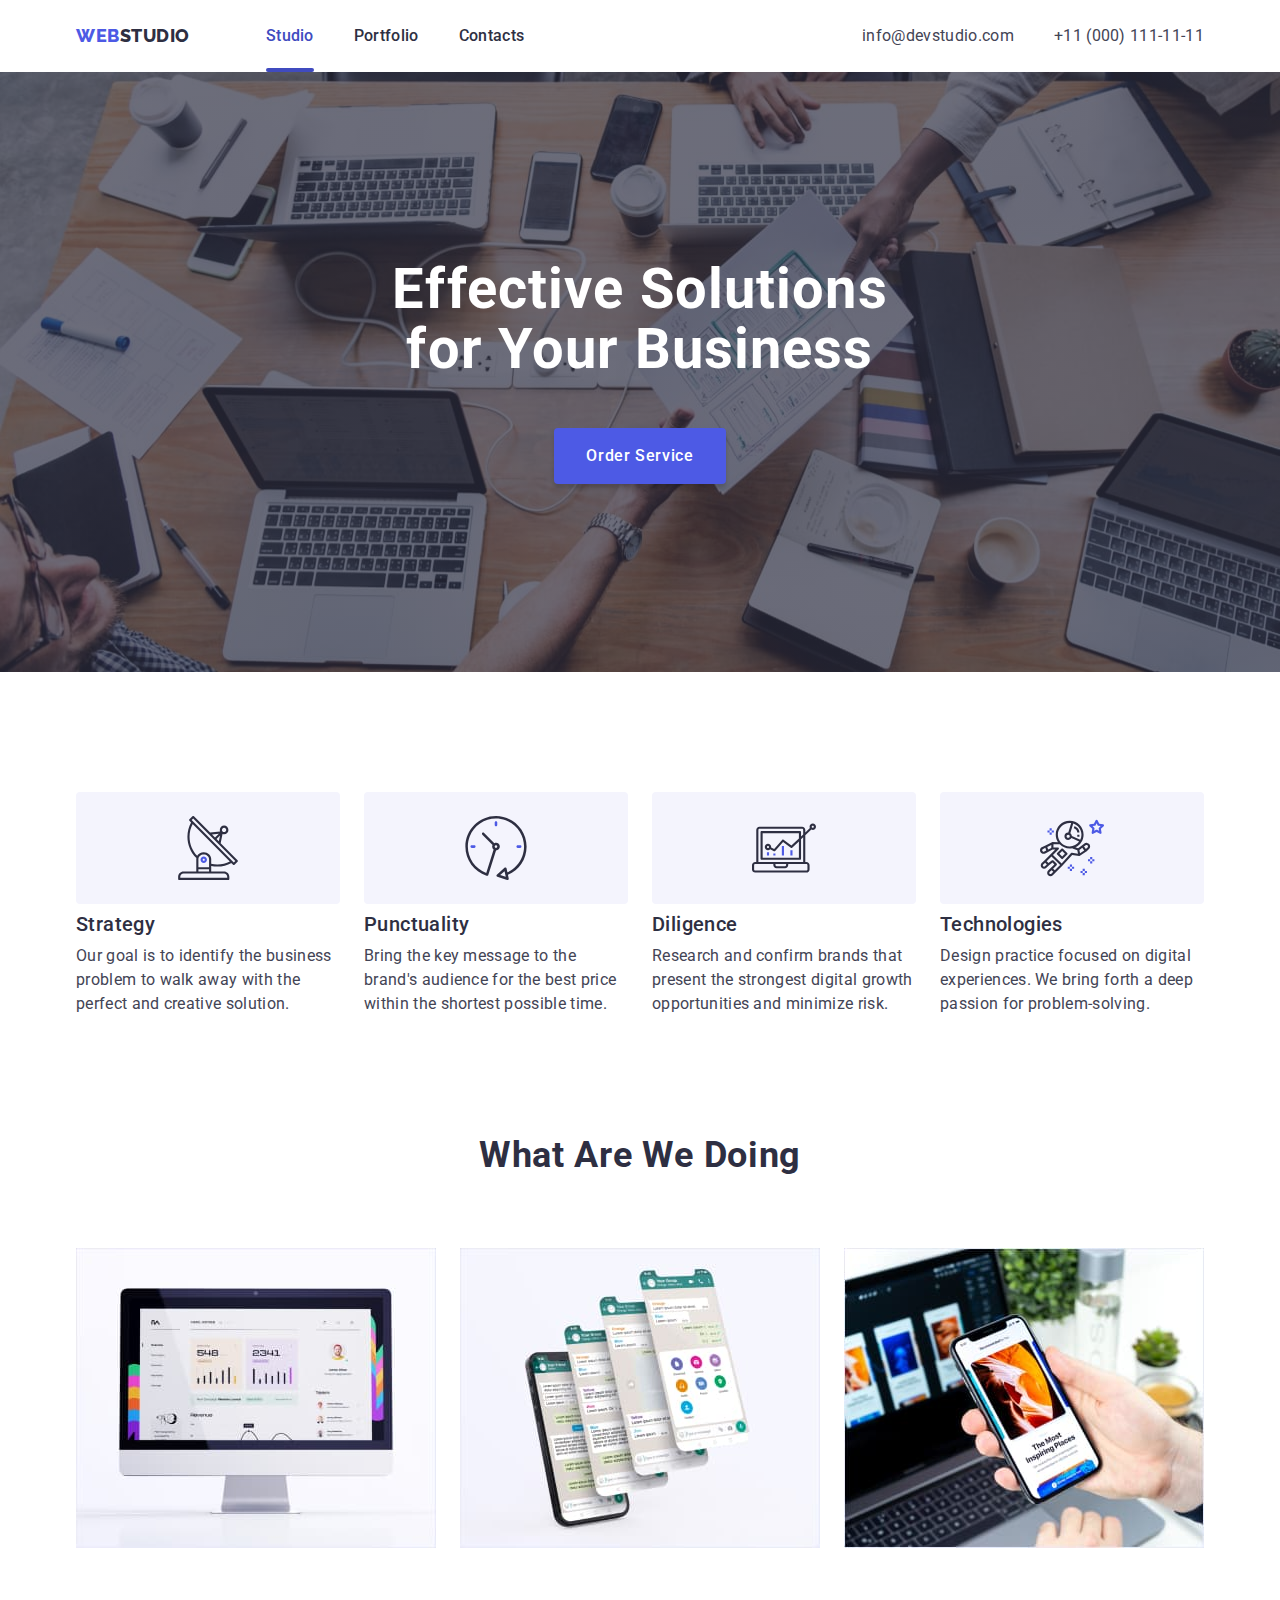
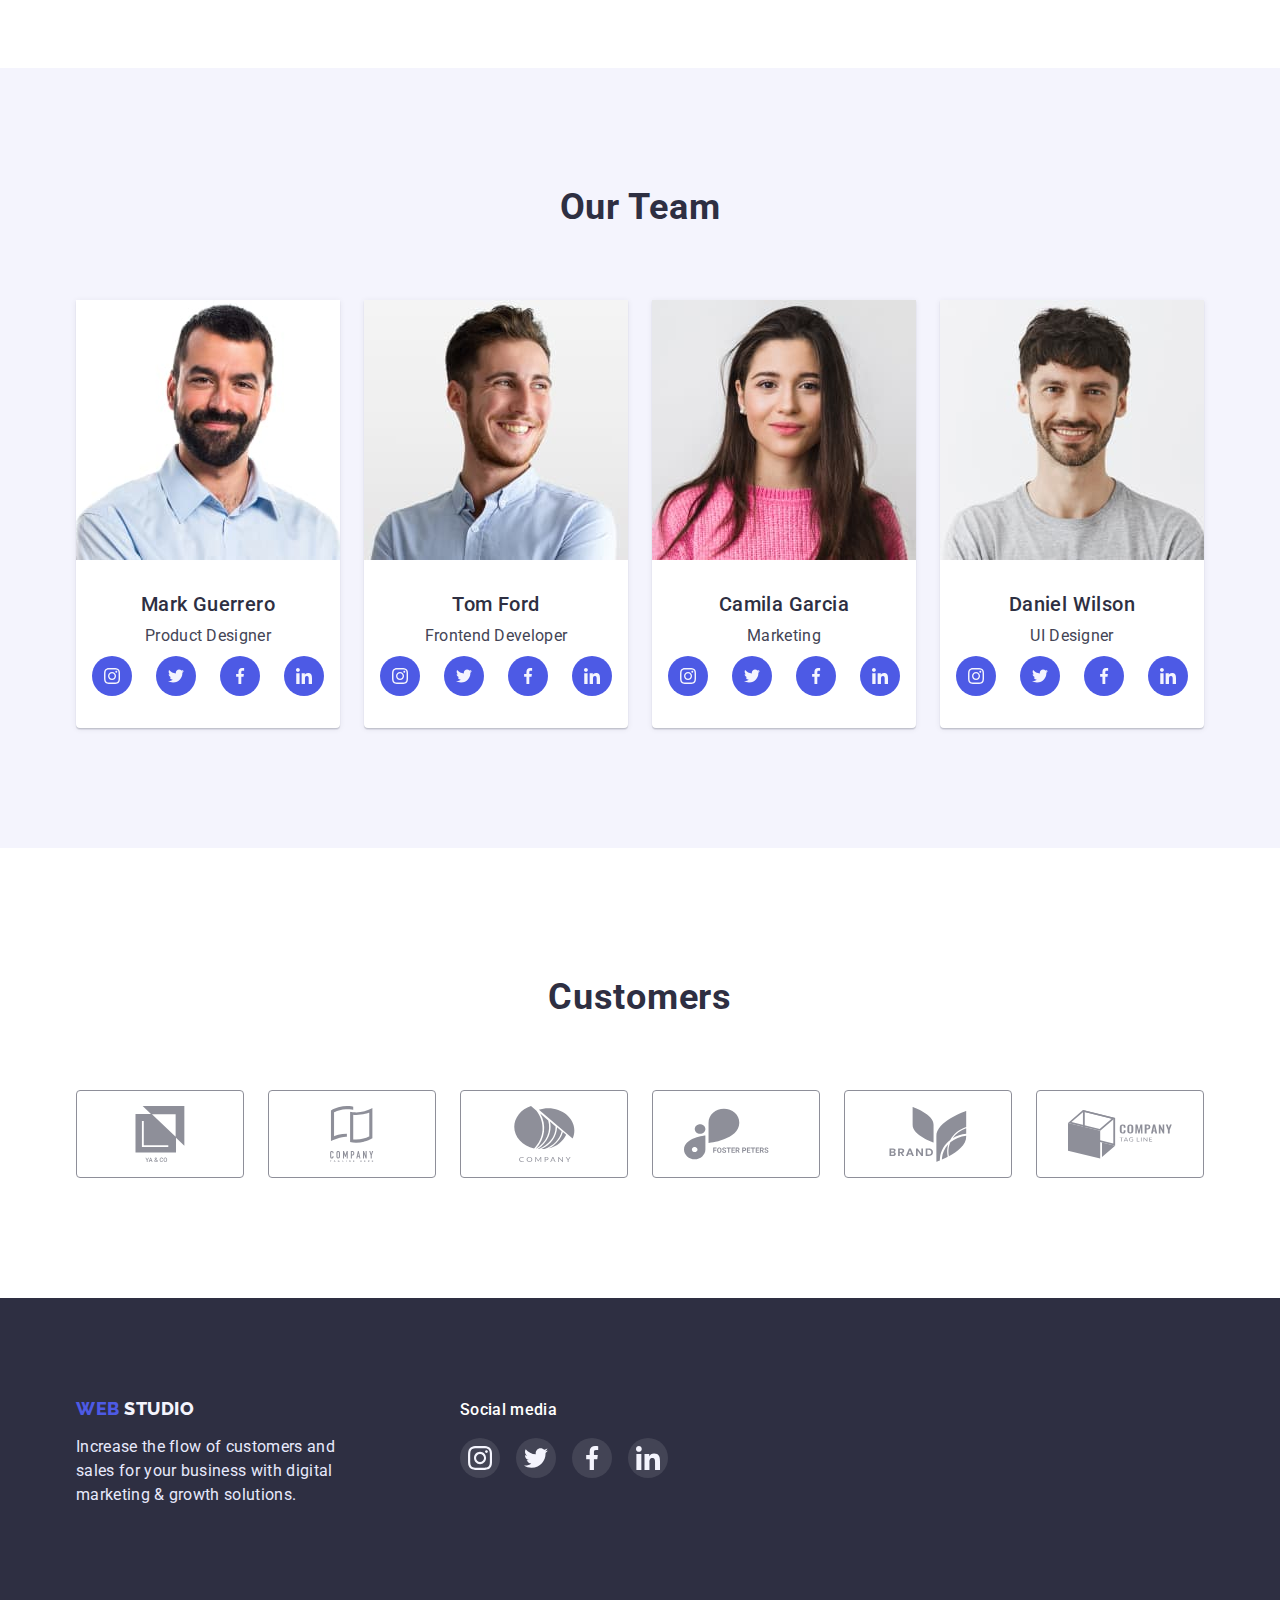
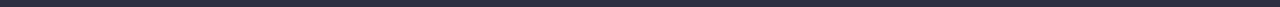
<file: index.html>
<!DOCTYPE html>
<html lang="en">
  <head>
    <meta charset="UTF-8" />
    <meta http-equiv="X-UA-Compatible" content="IE=edge" />
    <meta name="viewport" content="width=device-width, initial-scale=1.0" />
    <title>Webstudio</title>
    <link rel="preconnect" href="https://fonts.googleapis.com" />
    <link rel="preconnect" href="https://fonts.gstatic.com" crossorigin />
    <link
      href="https://fonts.googleapis.com/css2?family=Raleway:wght@800&family=Roboto:wght@400;500;700;900&display=swap"
      rel="stylesheet"
    />
    <link
      rel="stylesheet"
      href="https://cdnjs.cloudflare.com/ajax/libs/modern-normalize/1.1.0/modern-normalize.min.css"
    />
    <link href="css/styles.css" rel="stylesheet" />
  </head>
  <body>
    <header class="header">
      <div class="container header-container">
        <nav class="header-navigation">
          <a href="./index.html" class="header-logo">
            Web<span class="header-subject">Studio</span></a
          >
          <ul class="header-list list">
            <li class="header-item">
              <a href="" class="header-link link active">Studio</a>
            </li>
            <li class="header-item">
              <a href="./portfolio.html" class="header-link link">Portfolio</a>
            </li>
            <li class="header-item">
              <a href="" class="header-link link">Contacts</a>
            </li>
          </ul>
        </nav>

        <address class="header-address">
          <ul class="header-list list">
            <li class="adress-link">
              <a href="mailto:info@devstudio.com" class="header-mailto link"
                >info@devstudio.com</a
              >
            </li>
            <li class="adress-link">
              <a href="tel:+110001111111" class="header-tel link"
                >+11 (000) 111-11-11</a
              >
            </li>
          </ul>
        </address>
      </div>
    </header>

    <main>
      <!--Hero image-->
      <section class="hero">
        <div class="container hero-container">
          <h1 class="hero-title">Effective Solutions for Your Business</h1>
          <button type="button" class="hero-button" data-modal-open>
            Order Service
          </button>
        </div>
      </section>
      <!--/Hero image-->

      <!--Advantages-->

      <section class="advantages">
        <div class="container advantages-container">
          <h2 class="visually-hidden">Principes</h2>
          <ul class="advantages-items list">
            <li>
              <div class="advantages-box">
                <svg class="advantages-icon" width="64px" height="64px">
                  <use
                    href="./images/symbol-defs.advan..svg#icon-antenna"
                  ></use>
                </svg>
              </div>

              <h3 class="advantages-title">Strategy</h3>
              <p class="advantages-text">
                Our goal is to identify the business problem to walk away with
                the perfect and creative solution.
              </p>
            </li>
            <li>
              <div class="advantages-box">
                <svg class="advantages-icon" width="64px" height="64px">
                  <use href="./images/symbol-defs.advan..svg#icon-clock"></use>
                </svg>
              </div>
              <h3 class="advantages-title">Punctuality</h3>
              <p class="advantages-text">
                Bring the key message to the brand's audience for the best price
                within the shortest possible time.
              </p>
            </li>
            <li>
              <div class="advantages-box">
                <svg class="advantages-icon" width="64px" height="64px">
                  <use
                    href="./images/symbol-defs.advan..svg#icon-diagram"
                  ></use>
                </svg>
              </div>
              <h3 class="advantages-title">Diligence</h3>
              <p class="advantages-text">
                Research and confirm brands that present the strongest digital
                growth opportunities and minimize risk.
              </p>
            </li>
            <li>
              <div class="advantages-box">
                <svg class="advantages-icon" width="64px" height="64px">
                  <use
                    href="./images/symbol-defs.advan..svg#icon-astronaut"
                  ></use>
                </svg>
              </div>
              <h3 class="advantages-title">Technologies</h3>
              <p class="advantages-text">
                Design practice focused on digital experiences. We bring forth a
                deep passion for problem-solving.
              </p>
            </li>
          </ul>
        </div>
      </section>
      <!--/Advantages-->

      <!--article-->
      <section class="article">
        <div class="container article-container">
          <h2 class="article-title">What are we doing</h2>
          <ul class="article-list list">
            <li class="article-item">
              <img
                class="card"
                src="./images/main1.jpg"
                alt="computer monitor screen"
                width="360"
                height="300"
              />
            </li>
            <li class="article-item">
              <img
                class="card"
                src="./images/main2.jpg"
                alt="phone screen"
                width="360"
                height="300"
              />
            </li>
            <li class="article-item">
              <img
                class="card"
                src="./images/main3.jpg"
                alt="phone in hands"
                width="360"
                height="300"
              />
            </li>
          </ul>
        </div>
      </section>
      <!--/article-->

      <!--Team-->
      <section class="team">
        <div class="container">
          <h2 class="team-title">Our Team</h2>
          <ul class="team-list list">
            <li class="team-item">
              <img
                class="team-card"
                src="./images/m1.jpg"
                alt="Mark Guerrero"
                width="264"
                height="260"
              />
              <div class="team-content">
                <h3 class="team-subtitle">Mark Guerrero</h3>
                <p class="team-text">Product Designer</p>

                <ul class="social-list list">
                  <li class="social-item">
                    <a href="" class="social-list-link">
                      <svg class="social-media-icon" width="16px" height="16px">
                        <use
                          href="./images/symbol-defs.svg.svg#icon-instagram"
                        ></use>
                      </svg>
                    </a>
                  </li>
                  <li class="social-item">
                    <a href="" class="social-list-link">
                      <svg class="social-media-icon" width="16px" height="16px">
                        <use
                          href="./images/symbol-defs.svg.svg#icon-twitter"
                        ></use>
                      </svg>
                    </a>
                  </li>
                  <li class="social-item">
                    <a href="" class="social-list-link">
                      <svg class="social-media-icon" width="16px" height="16px">
                        <use
                          href="./images/symbol-defs.svg.svg#icon-facebook"
                        ></use>
                      </svg>
                    </a>
                  </li>
                  <li class="social-item">
                    <a href="" class="social-list-link">
                      <svg class="social-media-icon" width="16px" height="16px">
                        <use
                          href="./images/symbol-defs.svg.svg#icon-linkedin"
                        ></use>
                      </svg>
                    </a>
                  </li>
                </ul>
              </div>
            </li>

            <li class="team-item">
              <img
                class="team-img"
                src="./images/m2.jpg"
                alt="Tom Ford"
                width="264"
                height="260"
              />
              <div class="team-content">
                <h3 class="team-subtitle">Tom Ford</h3>
                <p class="team-text">Frontend Developer</p>
                <ul class="social-list list">
                  <li class="social-item">
                    <a href="" class="social-list-link">
                      <svg class="social-media-icon" width="16px" height="16px">
                        <use
                          href="./images/symbol-defs.svg.svg#icon-instagram"
                        ></use>
                      </svg>
                    </a>
                  </li>
                  <li class="social-item">
                    <a href="" class="social-list-link">
                      <svg class="social-media-icon" width="16px" height="16px">
                        <use
                          href="./images/symbol-defs.svg.svg#icon-twitter"
                        ></use>
                      </svg>
                    </a>
                  </li>
                  <li class="social-item">
                    <a href="" class="social-list-link">
                      <svg class="social-media-icon" width="16px" height="16px">
                        <use
                          href="./images/symbol-defs.svg.svg#icon-facebook"
                        ></use>
                      </svg>
                    </a>
                  </li>
                  <li class="social-item">
                    <a href="" class="social-list-link">
                      <svg class="social-media-icon" width="16px" height="16px">
                        <use
                          href="./images/symbol-defs.svg.svg#icon-linkedin"
                        ></use>
                      </svg>
                    </a>
                  </li>
                </ul>
              </div>
            </li>

            <li class="team-item">
              <img
                class="team-img"
                src="./images/m3.jpg"
                alt="Camila Garcia"
                width="264"
                height="260"
              />
              <div class="team-content">
                <h3 class="team-subtitle">Camila Garcia</h3>
                <p class="team-text">Marketing</p>
                <ul class="social-list list">
                  <li class="social-item">
                    <a href="" class="social-list-link">
                      <svg class="social-media-icon" width="16px" height="16px">
                        <use
                          href="./images/symbol-defs.svg.svg#icon-instagram"
                        ></use>
                      </svg>
                    </a>
                  </li>
                  <li class="social-item">
                    <a href="" class="social-list-link">
                      <svg class="social-media-icon" width="16px" height="16px">
                        <use
                          href="./images/symbol-defs.svg.svg#icon-twitter"
                        ></use>
                      </svg>
                    </a>
                  </li>
                  <li class="social-item">
                    <a href="" class="social-list-link">
                      <svg class="social-media-icon" width="16px" height="16px">
                        <use
                          href="./images/symbol-defs.svg.svg#icon-facebook"
                        ></use>
                      </svg>
                    </a>
                  </li>
                  <li class="social-item">
                    <a href="" class="social-list-link">
                      <svg class="social-media-icon" width="16px" height="16px">
                        <use
                          href="./images/symbol-defs.svg.svg#icon-linkedin"
                        ></use>
                      </svg>
                    </a>
                  </li>
                </ul>
              </div>
            </li>

            <li class="team-item">
              <img
                class="team-img"
                src="./images/m4.jpg"
                alt="Daniel Wilson"
                width="264"
              />
              <div class="team-content">
                <h3 class="team-subtitle">Daniel Wilson</h3>
                <p class="team-text">UI Designer</p>
                <ul class="social-list list">
                  <li class="social-item">
                    <a href="" class="social-list-link">
                      <svg class="social-media-icon" width="16px" height="16px">
                        <use
                          href="./images/symbol-defs.svg.svg#icon-instagram"
                        ></use>
                      </svg>
                    </a>
                  </li>
                  <li class="social-item">
                    <a href="" class="social-list-link">
                      <svg class="social-media-icon" width="16px" height="16px">
                        <use
                          href="./images/symbol-defs.svg.svg#icon-twitter"
                        ></use>
                      </svg>
                    </a>
                  </li>
                  <li class="social-item">
                    <a href="" class="social-list-link">
                      <svg class="social-media-icon" width="16px" height="16px">
                        <use
                          href="./images/symbol-defs.svg.svg#icon-facebook"
                        ></use>
                      </svg>
                    </a>
                  </li>
                  <li class="social-item">
                    <a href="" class="social-list-link">
                      <svg class="social-media-icon" width="16px" height="16px">
                        <use
                          href="./images/symbol-defs.svg.svg#icon-linkedin"
                        ></use>
                      </svg>
                    </a>
                  </li>
                </ul>
              </div>
            </li>
          </ul>
        </div>
      </section>
      <!--/Team-->

      <!----------Customers--------->
      <section class="customers-container">
        <div class="container">
          <h2 class="customer-title">Customers</h2>
          <ul class="customer-list list">
            <li class="customer-item">
              <a href="" class="customer-link">
                <svg class="customer-icon" width="104px" height="56px">
                  <use href="./images/symbol-defs.cust.svg#icon-cust1"></use>
                </svg>
              </a>
            </li>
            <li class="customer-item">
              <a href="" class="customer-link">
                <svg class="customer-icon" width="104px" height="56px">
                  <use href="./images/symbol-defs.cust.svg#icon-cust2"></use>
                </svg>
              </a>
            </li>
            <li class="customer-item">
              <a href="" class="customer-link">
                <svg class="customer-icon" width="104px" height="56px">
                  <use href="./images/symbol-defs.cust.svg#icon-cust3"></use>
                </svg>
              </a>
            </li>
            <li class="customer-item">
              <a href="" class="customer-link">
                <svg class="customer-icon" width="104px" height="56px">
                  <use href="./images/symbol-defs.cust.svg#icon-cust4"></use>
                </svg>
              </a>
            </li>
            <li class="customer-item">
              <a href="" class="customer-link">
                <svg class="customer-icon" width="104px" height="56px">
                  <use href="./images/symbol-defs.cust.svg#icon-cust5"></use>
                </svg>
              </a>
            </li>
            <li class="customer-item">
              <a href="" class="customer-link">
                <svg class="customer-icon" width="104px" height="56px">
                  <use href="./images/symbol-defs.cust.svg#icon-cust6"></use>
                </svg>
              </a>
            </li>
          </ul>
        </div>
      </section>
      <!---------/Customers-------------->
    </main>

    <footer class="footer">
      <div class="container footer-container">
        <div class="footer-logo-block">
          <a href="./index.html" class="footer-logo">
            Web <span class="footer-subject">Studio</span></a
          >
          <p class="footer-text">
            Increase the flow of customers and sales for your business with
            digital marketing & growth solutions.
          </p>
        </div>
        <div class="footer-media">
          <p class="footer-media-title">Social media</p>
          <ul class="footer-media-list list">
            <li class="footer-media-item">
              <a href="" class="footer-media-link link">
                <svg class="footer-media-icon" width="24px" height="24px">
                  <use href="./images/symbol-defs.svg.svg#icon-instagram"></use>
                </svg>
              </a>
            </li>
            <li class="footer-media-item">
              <a href="" class="footer-media-link link">
                <svg class="footer-media-icon" width="24px" height="24px">
                  <use href="./images/symbol-defs.svg.svg#icon-twitter"></use>
                </svg>
              </a>
            </li>
            <li class="footer-media-item">
              <a href="" class="footer-media-link link">
                <svg class="footer-media-icon" width="24px" height="24px">
                  <use href="./images/symbol-defs.svg.svg#icon-facebook"></use>
                </svg>
              </a>
            </li>
            <li class="footer-media-item">
              <a href="" class="footer-media-link link">
                <svg class="footer-media-icon" width="24px" height="24px">
                  <use href="./images/symbol-defs.svg.svg#icon-linkedin"></use>
                </svg>
              </a>
            </li>
          </ul>
        </div>
      </div>
    </footer>
    <div class="backdrop is-hidden" data-modal>
      <div class="modal">
        <button type="button" class="modal-close-btn" data-modal-close>
          <svg class="modal-close-icon" width="8px" height="8px">
            <use href="./images/symbol-defsVector.svg#icon-Vector"></use>
          </svg>
        </button>
      </div>
    </div>
    <script src="./js/modal.js"></script>
  </body>
</html>
</file>
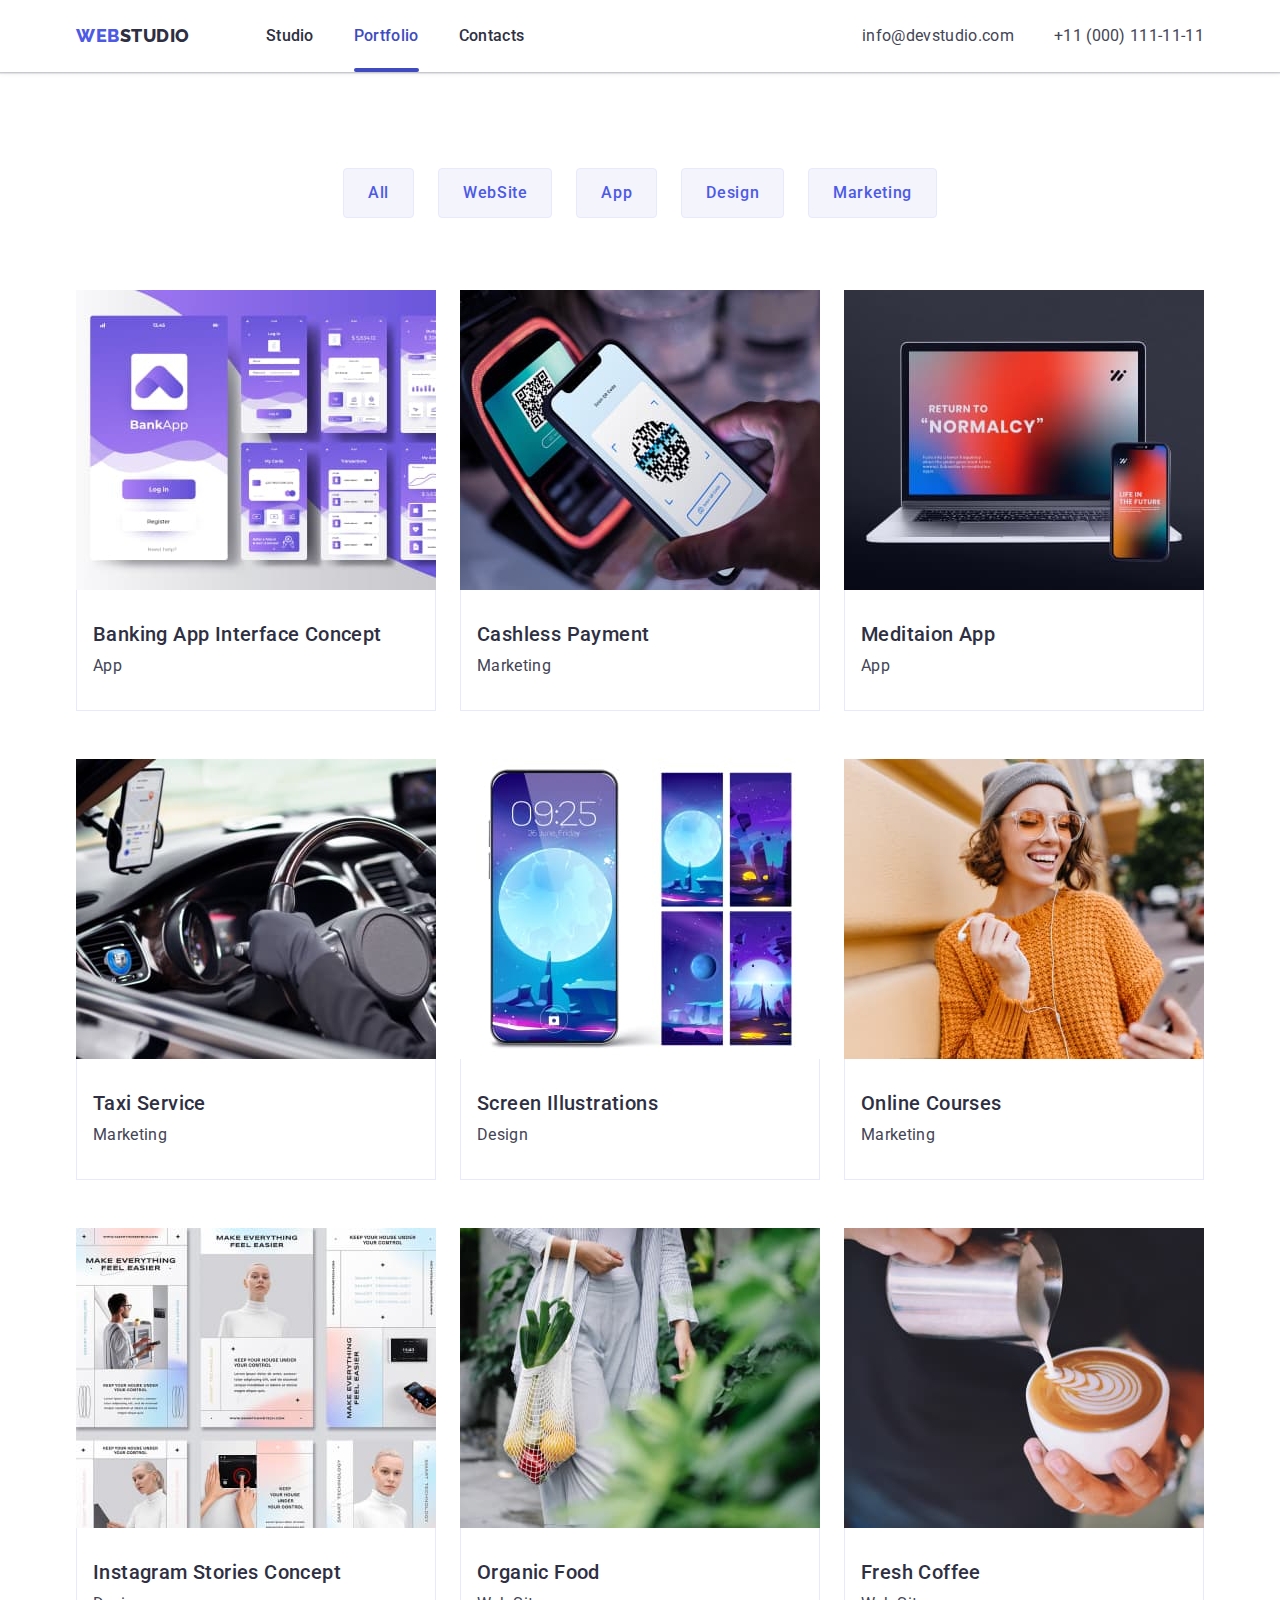
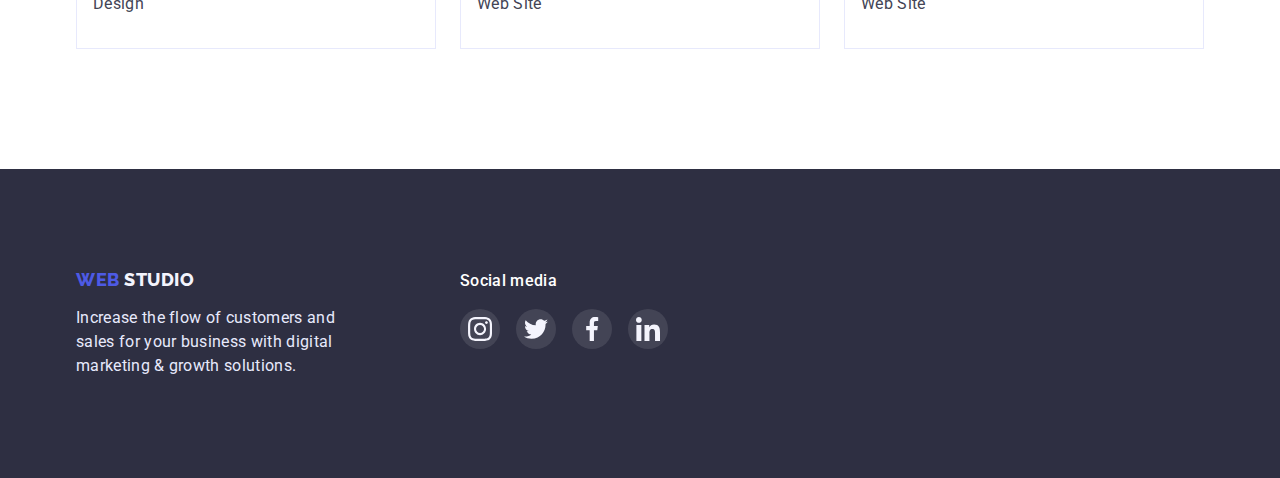
<file: portfolio.html>
<!DOCTYPE html>
<html lang="en">
  <head>
    <meta charset="UTF-8" />
    <meta http-equiv="X-UA-Compatible" content="IE=edge" />
    <meta name="viewport" content="width=device-width, initial-scale=1.0" />
    <title>Portfolio</title>
    <link rel="preconnect" href="https://fonts.googleapis.com" />
    <link rel="preconnect" href="https://fonts.gstatic.com" crossorigin />
    <link
      href="https://fonts.googleapis.com/css2?family=Raleway:wght@800&family=Roboto:wght@400;500;700;900&display=swap"
      rel="stylesheet"
    />
    <link
      rel="stylesheet"
      href="https://cdnjs.cloudflare.com/ajax/libs/modern-normalize/1.1.0/modern-normalize.min.css"
    />
    <link href="css/styles.css" rel="stylesheet" />
  </head>
  <body>
    <header class="header">
      <div class="container header-container">
        <nav class="header-navigation">
          <a href="./index.html" class="header-logo">
            Web<span class="header-subject">Studio</span></a
          >

          <ul class="header-list list">
            <li class="header-item">
              <a href="./index.html" class="header-link link">Studio</a>
            </li>
            <li class="header-item">
              <a href="./portfolio.html" class="header-link link active"
                >Portfolio</a
              >
            </li>
            <li class="header-item">
              <a href="" class="header-link link">Contacts</a>
            </li>
          </ul>
        </nav>

        <address class="header-address">
          <ul class="header-list list">
            <li class="address-link">
              <a href="mailto:info@devstudio.com" class="header-mailto link"
                >info@devstudio.com</a
              >
            </li>
            <li class="address-link">
              <a href="tel:+110001111111" class="header-tel link"
                >+11 (000) 111-11-11</a
              >
            </li>
          </ul>
        </address>
      </div>
    </header>

    <main>
      <!--Portfolio-->
      <section class="portfolio">
        <div class="container portfolio-container">
          <h1 class="visually-hidden">Portfolio</h1>
          <ul class="portfolio-list">
            <li><button type="button" class="button">All</button></li>
            <li><button type="button" class="button">WebSite</button></li>
            <li><button type="button" class="button">App</button></li>
            <li><button type="button" class="button">Design</button></li>
            <li><button type="button" class="button">Marketing</button></li>
          </ul>
          <ul class="content-set">
            <li class="content-item">
              <a href="#" class="portfolio-link">
                <div class="portfolio-link-img">
                  <img
                    class="portfolio-img"
                    src="./images/portfolio1.jpg"
                    alt="Banking App Interface Concept"
                    width="360"
                    height="300"
                  />
                  <p class="overlay">
                    14 Stylish and User-Friendly App Design Concepts · Task
                    Manager App · Calorie Tracker App · Exotic Fruit Ecommerce
                    App · Cloud Storage App
                  </p>
                </div>
                <div class="portfolio-content">
                  <h2 class="portfolio-item">Banking App Interface Concept</h2>
                  <p class="portfolio-dcr">App</p>
                </div></a
              >
            </li>

            <li class="content-item">
              <a href="#" class="portfolio-link">
                <div class="portfolio-link-img">
                  <img
                    class="portfolio-img"
                    src="./images/portfolio2.jpg"
                    alt="Cashless Payment"
                    width="360"
                    height="300"
                  />
                  <p class="overlay">
                    14 Stylish and User-Friendly App Design Concepts · Task
                    Manager App · Calorie Tracker App · Exotic Fruit Ecommerce
                    App · Cloud Storage App
                  </p>
                </div>
                <div class="portfolio-content">
                  <h2 class="portfolio-item">Cashless Payment</h2>
                  <p class="portfolio-dcr">Marketing</p>
                </div></a
              >
            </li>

            <li class="content-item">
              <a href="#" class="portfolio-link">
                <div class="portfolio-link-img">
                  <img
                    class="portfolio-img"
                    src="./images/portfolio3.jpg"
                    alt="Meditaion App"
                    width="360"
                    height="300"
                  />
                  <p class="overlay">
                    14 Stylish and User-Friendly App Design Concepts · Task
                    Manager App · Calorie Tracker App · Exotic Fruit Ecommerce
                    App · Cloud Storage App
                  </p>
                </div>
                <div class="portfolio-content">
                  <h2 class="portfolio-item">Meditaion App</h2>
                  <p class="portfolio-dcr">App</p>
                </div></a
              >
            </li>

            <li class="content-item">
              <a href="#" class="portfolio-link">
                <div class="portfolio-link-img">
                  <img
                    class="portfolio-img"
                    src="./images/portfolio4.jpg"
                    alt="Taxi Service"
                    width="360"
                    height="300"
                  />
                  <p class="overlay">
                    14 Stylish and User-Friendly App Design Concepts · Task
                    Manager App · Calorie Tracker App · Exotic Fruit Ecommerce
                    App · Cloud Storage App
                  </p>
                </div>
                <div class="portfolio-content">
                  <h2 class="portfolio-item">Taxi Service</h2>
                  <p class="portfolio-dcr">Marketing</p>
                </div>
              </a>
            </li>

            <li class="content-item">
              <a href="#" class="portfolio-link">
                <div class="portfolio-link-img">
                  <img
                    class="portfolio-img"
                    src="./images/portfolio5.jpg"
                    alt="Screen Illustrations"
                    width="360"
                    height="300"
                  />
                  <p class="overlay">
                    14 Stylish and User-Friendly App Design Concepts · Task
                    Manager App · Calorie Tracker App · Exotic Fruit Ecommerce
                    App · Cloud Storage App
                  </p>
                </div>
                <div class="portfolio-content">
                  <h2 class="portfolio-item">Screen Illustrations</h2>
                  <p class="portfolio-dcr">Design</p>
                </div>
              </a>
            </li>

            <li class="content-item">
              <a href="#" class="portfolio-link">
                <div class="portfolio-link-img">
                  <img
                    class="portfolio-img"
                    src="./images/portfolio6.jpg"
                    alt="Online Courses"
                    width="360"
                    height="300"
                  />
                  <p class="overlay">
                    14 Stylish and User-Friendly App Design Concepts · Task
                    Manager App · Calorie Tracker App · Exotic Fruit Ecommerce
                    App · Cloud Storage App
                  </p>
                </div>
                <div class="portfolio-content">
                  <h2 class="portfolio-item">Online Courses</h2>
                  <p class="portfolio-dcr">Marketing</p>
                </div>
              </a>
            </li>

            <li class="content-item">
              <a href="#" class="portfolio-link">
                <div class="portfolio-link-img">
                  <img
                    class="portfolio-img"
                    src="./images/portfolio7.jpg"
                    alt="Instagram Stories Concept"
                    width="360"
                    height="300"
                  />
                  <p class="overlay">
                    14 Stylish and User-Friendly App Design Concepts · Task
                    Manager App · Calorie Tracker App · Exotic Fruit Ecommerce
                    App · Cloud Storage App
                  </p>
                </div>
                <div class="portfolio-content">
                  <h2 class="portfolio-item">Instagram Stories Concept</h2>
                  <p class="portfolio-dcr">Design</p>
                </div>
              </a>
            </li>

            <li class="content-item">
              <a href="#" class="portfolio-link">
                <div class="portfolio-link-img">
                  <img
                    class="portfolio-img"
                    src="./images/portfolio8.jpg"
                    alt="Organic Food"
                    width="360"
                    height="300"
                  />
                  <p class="overlay">
                    14 Stylish and User-Friendly App Design Concepts · Task
                    Manager App · Calorie Tracker App · Exotic Fruit Ecommerce
                    App · Cloud Storage App
                  </p>
                </div>
                <div class="portfolio-content">
                  <h2 class="portfolio-item">Organic Food</h2>
                  <p class="portfolio-dcr">Web Site</p>
                </div>
              </a>
            </li>

            <li class="content-item">
              <a href="#" class="portfolio-link">
                <div class="portfolio-link-img">
                  <img
                    class="portfolio-img"
                    src="./images/portfolio9.jpg"
                    alt="Fresh Coffee"
                    width="360"
                    height="300"
                  />
                  <p class="overlay">
                    14 Stylish and User-Friendly App Design Concepts · Task
                    Manager App · Calorie Tracker App · Exotic Fruit Ecommerce
                    App · Cloud Storage App
                  </p>
                </div>
                <div class="portfolio-content">
                  <h2 class="portfolio-item">Fresh Coffee</h2>
                  <p class="portfolio-dcr">Web Site</p>
                </div>
              </a>
            </li>
          </ul>
        </div>
      </section>
      <!--/Portfolio-->
    </main>
    <footer class="footer">
      <div class="container footer-container">
        <div class="footer-logo-block">
          <a href="./index.html" class="footer-logo">
            Web <span class="footer-subject">Studio</span></a
          >
          <p class="footer-text">
            Increase the flow of customers and sales for your business with
            digital marketing & growth solutions.
          </p>
        </div>
        <div class="footer-media">
          <h2 class="footer-media-title">Social media</h2>
          <ul class="footer-media-list list">
            <li class="footer-media-item">
              <a href="" class="footer-media-link link">
                <svg class="footer-media-icon" width="24px" height="24px">
                  <use href="./images/symbol-defs.svg.svg#icon-instagram"></use>
                </svg>
              </a>
            </li>
            <li class="footer-media-item">
              <a href="" class="footer-media-link link">
                <svg class="footer-media-icon" width="24px" height="24px">
                  <use href="./images/symbol-defs.svg.svg#icon-twitter"></use>
                </svg>
              </a>
            </li>
            <li class="footer-media-item">
              <a href="" class="footer-media-link link">
                <svg class="footer-media-icon" width="24px" height="24px">
                  <use href="./images/symbol-defs.svg.svg#icon-facebook"></use>
                </svg>
              </a>
            </li>
            <li class="footer-media-item">
              <a href="" class="footer-media-link link">
                <svg class="footer-media-icon" width="24px" height="24px">
                  <use href="./images/symbol-defs.svg.svg#icon-linkedin"></use>
                </svg>
              </a>
            </li>
          </ul>
        </div>
      </div>
    </footer>
  </body>
</html>
</file>
<file: css/styles.css>
:root {
  --primary-text-color: #434455;
  --background-color: #ffffff;
  --title-text-color: #2e2f42;
  --accent-color: #4d5ae5;
  --primare-background-color: #f4f4fd;
  --hovet-background-color: #404bbf;
  --active-color: #404bbf;
  --secondary-font-color: #ffffff;
  --third-color: #e7e9fc;
  --box-shadow: 0px 1px 6px rgba(46, 47, 66, 0.08),
    0px 1px 1px rgba(46, 47, 66, 0.16), 0px 2px 1px rgba(46, 47, 66, 0.08);
  --button-box-shadow: 0px 3px 1px rgba(0, 0, 0, 0.1),
    0px 2px 1px rgba(0, 0, 0, 0.08), 0px 2px 2px rgba(0, 0, 0, 0.12);
  --background-hero-color: #2e2f42;
  --background-footer-color: #2e2f42;
  --hover-team-color: #4d5ae5;
  --advantages-box-color: #f4f4fd;
  --customer-fill-color: #8e8f99;
  --customer-fill-active-color: #404bbf;
  --customer-color: #8e8f99;
  --customer-active-color: #404bbf;
  --customer-title-color: #2e2f42;
  --footer-active-color: #ffffff;
  --footer-media-title-color: #ffffff;
  --team-background-color: #4d5ae5;
  --team-hover-background-color: #404bbf;
}
h1,
h2,
h3,
h4,
h5,
p {
  margin: 0;
}
ul {
  margin: 0;
  padding: 0;
}

body {
  font-family: "Roboto", sans-serif;
  background-color: var(--background-color);
  margin: 0 auto;
}

.container {
  width: 1158px;
  padding-left: 15px;
  padding-right: 15px;
  margin: 0 auto;
}

/* колір основного тексту #434455*/
/* вторичний колір тексту #2E2F42*/
/* колір акцент #4d5ae5*/
/* білий колір №FFFFFF*/
/* вторичний колір фона #F4F4FD*/

.link {
  text-decoration: none;
}

.list {
  padding: 0;
  margin: 0;
  list-style: none;
}

img {
  display: block;
  max-width: 100%;
  height: auto;
}

/* Header */

.header {
  border-bottom: 1px solidv var(--third-color);
  box-sizing: border-box;
  box-shadow: 0px 2px 1px rgba(46, 47, 66, 0.08),
    0px 1px 1px rgba(46, 47, 66, 0.16), 0px 1px 6px rgba(46, 47, 66, 0.08);
}

.header-navigation {
  display: flex;
  align-items: center;
}
.header-logo {
  font-family: "Raleway", sans-serif;
  text-decoration: none;
  font-weight: 800;
  font-size: 18px;
  line-height: 1.17;
  letter-spacing: 0.03em;
  text-transform: uppercase;
  color: var(--accent-color);
  margin-right: 76px;
}
.header-subject {
  color: var(--title-text-color);
  text-decoration: none;
}

.header-list {
  display: flex;
  gap: 40px;
  align-items: center;
  padding: 24px 0;
}
.header-link {
  font-weight: 500;
  font-size: 16px;
  line-height: 1.5;
  letter-spacing: 0.02em;
  color: var(--title-text-color);
  padding: 24px 0;
  position: relative;
  transition: color 250ms cubic-bezier(0.4, 0, 0.2, 1);
}

.active {
  color: var(--active-color);
}
.header-link.active::after {
  content: "";
  width: 100%;
  height: 4px;
  background-color: var(--hovet-background-color);
  border-radius: 2px;
  position: absolute;
  top: 66px;
  left: 0;
  transition: color 250ms cubic-bezier(0.4, 0, 0.2, 1);
}

.header-container {
  display: flex;
  align-items: center;
}

.header-address {
  margin-left: auto;
}
.header-mailto,
.header-tel {
  font-size: 16px;
  line-height: 1.5;
  font-style: normal;
  letter-spacing: 0.02em;
  color: var(--primary-text-color);
}

.header-mailto:hover,
.header-tel:hover {
  color: var(--accent-color);
}

.adress-link:hover,
.adress-link:focus {
  color: var(--accent-color);
}

/* Hero */

.hero {
  padding-top: 188px;
  padding-bottom: 188px;
  background-image: linear-gradient(
      rgba(46, 47, 66, 0.7),
      rgba(46, 47, 66, 0.7)
    ),
    url(../images/hero.jpg);
  max-width: 1440px;
  background-size: cover;
  background-repeat: no-repeat;
  margin-left: auto;
  margin-right: auto;
  background-color: var(--background-hero-color);
}

.hero-title {
  margin-left: auto;
  margin-right: auto;
  margin-bottom: 48px;
  font-weight: 700;
  font-size: 56px;
  line-height: 1.07;
  letter-spacing: 0.02em;
  color: var(--secondary-font-color);
  width: 496px;
  text-align: center;
}

.hero-button {
  font-family: inherit;
  cursor: pointer;
  font-weight: 500;
  font-size: 16px;
  line-height: 1.5;
  letter-spacing: 0.04em;

  color: var(--secondary-font-color);
  background: var(--accent-color);
  box-shadow: 0px 4px 4px rgba(0, 0, 0, 0.15);

  border-radius: 4px;
  padding: 16px 32px 16px 32px;
  margin: 0 auto;
  border: none;
  display: block;
  transition: color 250ms cubic-bezier(0.4, 0, 0.2, 1);
}

.hero-button:hover {
  background: var(--hovet-background-color);
  transition: color 250ms cubic-bezier(0.4, 0, 0.2, 1);
}

/* Advantages*/

.advantages {
  padding-bottom: 120px;
  padding-top: 120px;
}

.advantages-items {
  display: flex;
  gap: 24px;
  list-style: none;
}

.advantages-title {
  color: var(--title-text-color);
  font-weight: 500;
  font-size: 20px;
  line-height: 1.2;
  letter-spacing: 0.02em;
  margin-bottom: 8px;
  display: block;
  list-style: none;
}

.advantages-text {
  font-size: 16px;
  line-height: 1.5;
  letter-spacing: 0.02em;
  color: var(--primary-text-color);
  margin-top: 0;
  max-width: 264px;
  display: block;
  gap: 24px;
  list-style: none;
}

.advantages-box {
  width: 264px;
  height: 112px;
  margin-bottom: 8px;
  background: var(--advantages-box-color);
  border-radius: 4px;
  display: flex;
  justify-content: center;
  align-items: center;
}

/*article*/

.article {
  padding-bottom: 120px;
}

.article-title {
  font-weight: 700;
  font-size: 36px;
  line-height: 1.11;
  letter-spacing: 0.02em;
  text-transform: capitalize;
  color: var(--title-text-color);
  text-align: center;
  list-style: none;
  margin-bottom: 72px;
}

.article-list {
  display: flex;
  gap: 24px;
  list-style: none;
}

.article-item {
  width: calc(100% - 360px);
  display: block;
  list-style: none;
}

/*Team*/
.team {
  background-color: var(--primare-background-color);
  padding-bottom: 120px;
  padding-top: 120px;
}
.team-title {
  font-weight: 700;
  font-size: 36px;
  line-height: 1.11;
  letter-spacing: 0.02em;
  text-transform: capitalize;
  color: var(--title-text-color);
  text-align: center;
  margin-bottom: 72px;
}

.team-img {
  display: block;
  max-width: 100%;
  height: auto;
}
.team-item {
  background: var(--background-color);
  box-shadow: var(--box-shadow);
  border-radius: 0px 0px 4px 4px;
  flex-basis: calc((100% - 72px) / 4);
  text-align: center;
}
.team-list {
  display: flex;
  gap: 24px;
}

.team-list-item:not(:last-child) {
  margin-right: 24px;
}
.team-subtitle {
  background-color: var(--background-color);
  font-weight: 500;
  font-size: 20px;
  line-height: 1.2;
  letter-spacing: 0.02em;
  color: var(--title-text-color);
  margin-bottom: 8px;
  text-align: center;
}

.team-content {
  padding: 32px 16px;
}

.team-text {
  background-color: var(--background-color);
  font-size: 16px;
  line-height: 1.5;
  letter-spacing: 0.02em;
  color: var(--primary-text-color);
  margin-top: 0;
  text-align: center;
}

.social-list-link {
  width: 40px;
  height: 40px;
  display: flex;
  border-radius: 50%;
  background-color: var(--team-background-color);
  justify-content: center;
  align-items: center;
  transition: color 250ms cubic-bezier(0.4, 0, 0.2, 1);
}

.social-list-link:hover,
.social-list-link:focus {
  background-color: var(--team-hover-background-color);
}
/*
.social-media-icon {
  fill: #f4f4fd;
}
*/
.social-list {
  display: flex;
  justify-content: center;
  gap: 24px;
  margin-top: 8px;
}

/*-------Customers-------*/
.customers-container {
  padding-top: 130px;
  padding-bottom: 120px;
}

.customer-title {
  font-weight: 700;
  font-size: 36px;
  line-height: 1.11;
  text-align: center;
  letter-spacing: 0.02em;
  text-transform: capitalize;
  color: var(--customer-title-color);
  margin-bottom: 72px;
}

.customer-list {
  display: flex;
  gap: 24px;
}

.customer-link {
  width: 168px;
  height: 88px;
  color: var(--customer-color);
  border: 1px solid var(--customer-color);
  border-radius: 4px;
  display: flex;
  justify-content: center;
  align-items: center;
  transition: color 250ms cubic-bezier(0.4, 0, 0.2, 1);
}

.customer-icon {
  fill: currentColor;
}
.customer-link:hover,
.customer-link:focus {
  border-color: var(--customer-active-color);
  color: var(--customer-active-color);
}

.customer-icon:hover,
.customer-icon:focus {
  fill: var(--customer-fill-active-color);
}

/*-------------Footer-------------*/
.footer {
  background-color: var(--background-footer-color);
  text-decoration: none;
  padding-top: 100px;
  padding-bottom: 100px;
}

.footer-container {
  display: flex;
  align-items: baseline;
}
.footer-logo {
  font-family: "Raleway", sans-serif;
  text-decoration: none;
  font-weight: 800;
  font-size: 18px;
  line-height: 1.17;
  letter-spacing: 0.03em;
  text-transform: uppercase;
  color: var(--accent-color);
}

.footer-subject {
  color: var(--primare-background-color);
}

.footer-text {
  max-width: 264px;
  font-size: 16px;
  line-height: 1.5;
  letter-spacing: 0.02em;
  color: var(--third-color);
  margin-top: 16px;
}

.footer-logo-block {
}

.footer-media {
  margin-left: 120px;
}

.footer-media-title {
  font-weight: 500;
  font-size: 16px;
  line-height: 1.5;
  letter-spacing: 0.02em;
  color: var(--footer-media-title-color);
}

.footer-media-list {
  gap: 16px;
  margin-top: 16px;
  display: flex;
}

.footer-media-list:not(:last-child) {
  margin-right: 16px;
}

.footer-media-item {
  align-items: baseline;
}

.footer-media-link {
  width: 40px;
  height: 40px;
  display: flex;
  border-radius: 50%;
  justify-content: center;
  align-items: center;
  background: rgba(255, 255, 255, 0.1);
  transition: background-color 250ms cubic-bezier(0.4, 0, 0.2, 1);
}

.footer-media-link:hover,
.footer-media-link:focus {
  background-color: aquamarine;
  transition: color 250ms cubic-bezier(0.4, 0, 0.2, 1);
}
/* Button*/

.button {
  cursor: pointer;
  color: var(--accent-color);
  background-color: var(--primare-background-color);

  font-family: inherit;
  font-weight: 500;
  font-size: 16px;
  line-height: 1.5;
  letter-spacing: 0.04em;

  border-radius: 4px;
  border: 1px solid var(--third-color);
  padding: 12px 24px 12px 24px;
  transition: background-color 250ms cubic-bezier(0.4, 0, 0.2, 1),
    color 250ms cubic-bezier(0.4, 0, 0.2, 1),
    box-shadow 250ms cubic-bezier(0.4, 0, 0.2, 1);
}

.button:hover,
.button:focus {
  color: var(--secondary-font-color);
  background: var(--hovet-background-color);
  box-shadow: var(--button-box-shadow);
  border-color: transparent;
}

/* Portfolio*/

.visually-hidden {
  position: absolute;
  width: 1px;
  height: 1px;
  margin: -1px;
  border: 0;
  padding: 0;
  white-space: nowrap;
  overflow: hidden;
}

.portfolio {
  padding-top: 96px;
  padding-bottom: 120px;
}

.portfolio-list {
  display: flex;
  gap: 24px;
  justify-content: center;
  list-style: none;
  margin-bottom: 72px;
}
/*-------content-set-------*/

.content-set {
  margin: 0;
  list-style: none;
  display: flex;
  flex-wrap: wrap;
  row-gap: 48px;
  column-gap: 24px;
}

.content-item {
  flex-basis: calc((100% - 2 * 24px) / 3);
}

.portfolio-item {
  font-weight: 500;
  font-size: 20px;
  line-height: 1.2;
  letter-spacing: 0.02em;
  color: var(--title-text-color);
}

.portfolio-dcr {
  font-size: 16px;
  line-height: 1.5;
  letter-spacing: 0.02em;
  color: var(--primary-text-color);
  margin-top: 8px;
}
.portfolio-link {
  text-decoration-line: none;
  display: block;
  transition: color 250ms cubic-bezier(0.4, 0, 0.2, 1);
}
.portfolio-img {
  display: block;
  max-width: 100%;
  height: auto;
}

.portfolio-content {
  border: 1px solid var(--third-color);
  border-top: none;
  padding: 32px 16px 32px 16px;
}

.portfolio-link:hover,
.portfolio-link:focus {
  box-shadow: 0px 3px 1px rgba(0, 0, 0, 0.1), 0px 2px 1px rgba(0, 0, 0, 0.08),
    0px 2px 2px rgba(0, 0, 0, 0.12);
  transition: color 250ms cubic-bezier(0.4, 0, 0.2, 1);
}
.portfolio-link-img {
  position: relative;
  overflow: hidden;
}

.overlay {
  position: absolute;
  left: 0;
  top: 0;
  width: 100%;
  height: 100%;
  overflow-y: scroll;
  transform: translate(0, 100%);
  transition: transform 250ms cubic-bezier(0.4, 0, 0.2, 1);
  letter-spacing: 0.02em;
  color: var(--advantages-box-color);
  background-color: var(--accent-color);
  padding-top: 40px;
  padding-left: 32px;
  padding-right: 32px;
  padding-bottom: 40px;
}

.portfolio-link:hover .overlay,
.portfolio-link:focus .overlay {
  transform: translate(0, 0);
}

/*--------------------------js-----------------------*/

.backdrop.is-hidden {
  opacity: 0;
  visibility: hidden;
  pointer-events: none;
  transform: scale(2);
}

.backdrop {
  position: fixed;
  top: 0;
  left: 0;
  width: 100%;
  height: 100%;
  background: rgba(46, 47, 66, 0.4);
  z-index: 100;
  transition: opacity 250ms cubic-bezier(0.4, 0, 0.2, 1),
    visibility 250ms cubic-bezier(0.4, 0, 0.2, 1),
    transform 250ms cubic-bezier(0.4, 0, 0.2, 1);
}

.modal {
  position: absolute;
  left: 50%;
  top: 50%;
  transform: translate(-50%, -50%);
  width: 408px;
  height: 576px;
  background: var(--background-color);
  box-shadow: 0px 1px 1px rgba(0, 0, 0, 0.14), 0px 1px 3px rgba(0, 0, 0, 0.12),
    0px 2px 1px rgba(0, 0, 0, 0.2);
  border-radius: 4px;
}

.modal-close-btn {
  position: absolute;
  top: 23px;
  right: 24px;
  width: 24px;
  height: 24px;
  border-radius: 50%;
  background-color: transparent;
  border: 1px solid rgba(46, 47, 66, 0.1);
  padding: 0;
  display: flex;
  justify-content: center;
  align-items: center;
  cursor: pointer;
  background-color: var(--third-color);
  transition: background-color 250ms cubic-bezier(0.4, 0, 0.2, 1);
}

.modal-close-icon {
  fill: var(--title-text-color);
}

.modal-close-btn:hover,
.modal-close-btn:focus {
  background-color: var(--active-color);
}
.modal-close-btn:hover .modal-close-icon,
.modal-close-btn:focus .modal-close-icon {
  fill: var(--third-color);
}

.modal-close-icon {
  transition: fill 250ms cubic-bezier(0.4, 0, 0.2, 1);
}
</file>
